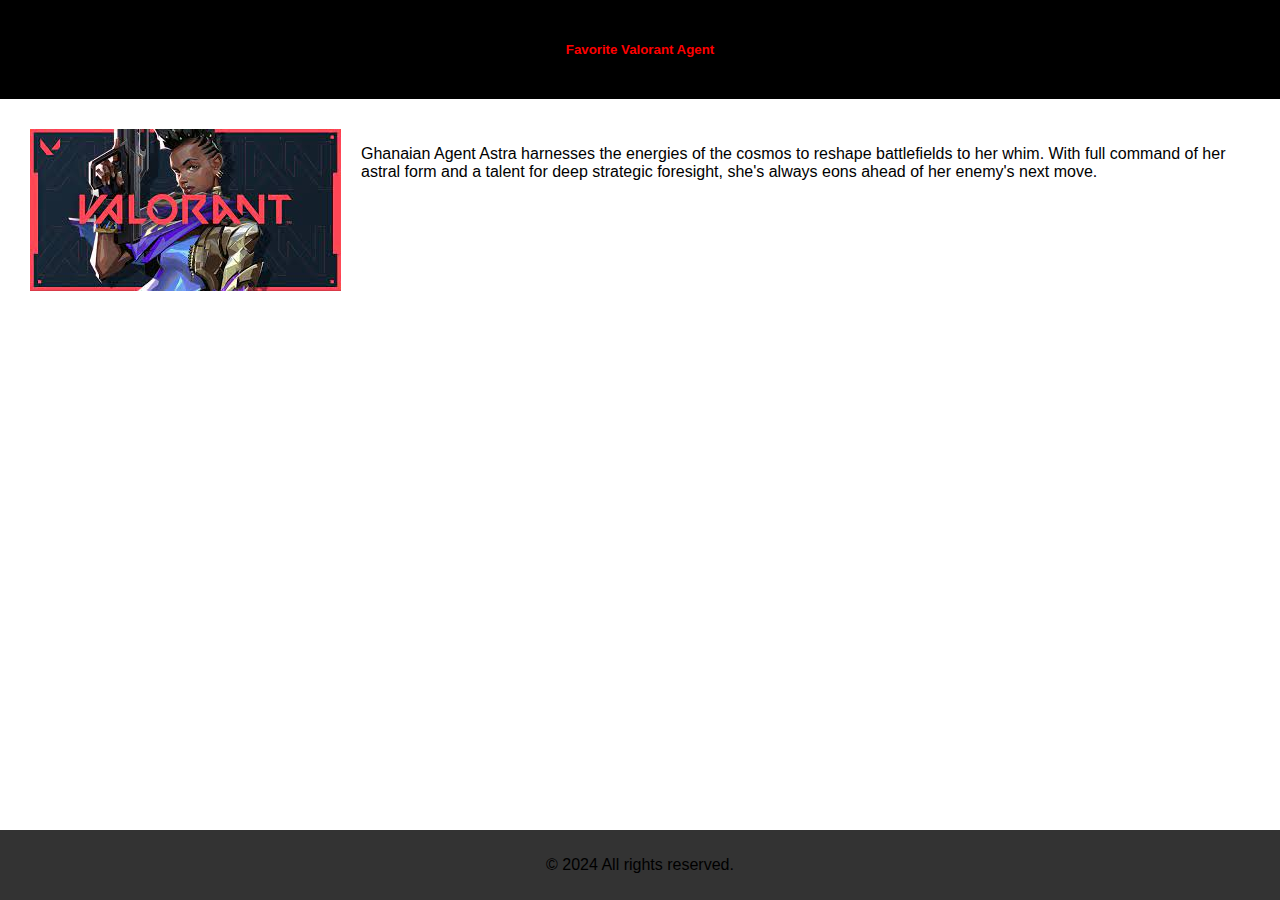
<file: ResponsivePage/index.html>
<!DOCTYPE html>
<html lang="en">

<head>
    <meta charset="UTF-8">
    <meta name="viewport" content="width=device-width, initial-scale=1.0">
    <link rel="stylesheet" href="styles.css">
    <title> Valorant </title>
</head>

<body>
    
    <header>
        <h5>Favorite Valorant Agent</h5>
    </header>

    <div class="container">
       
        <div class="col-4 col-s-4">        
            <img src="astra.jpeg" alt="Astra"></img>
        </div>
    

        <div class="text-container">
            <div class="row">
                <div class="col-9 col-s-9">                    
                    <p>
                        Ghanaian Agent Astra harnesses the energies of the cosmos to reshape battlefields to her whim.
                        With full command of her astral form and a talent for deep strategic foresight, she's always eons
                        ahead of her enemy's next move.</p>
                </div>
            </div>
        </div>

    </div>

</body>

<footer>
    <p>&copy; 2024 All rights reserved.</p>
</footer>

</html>
</file>
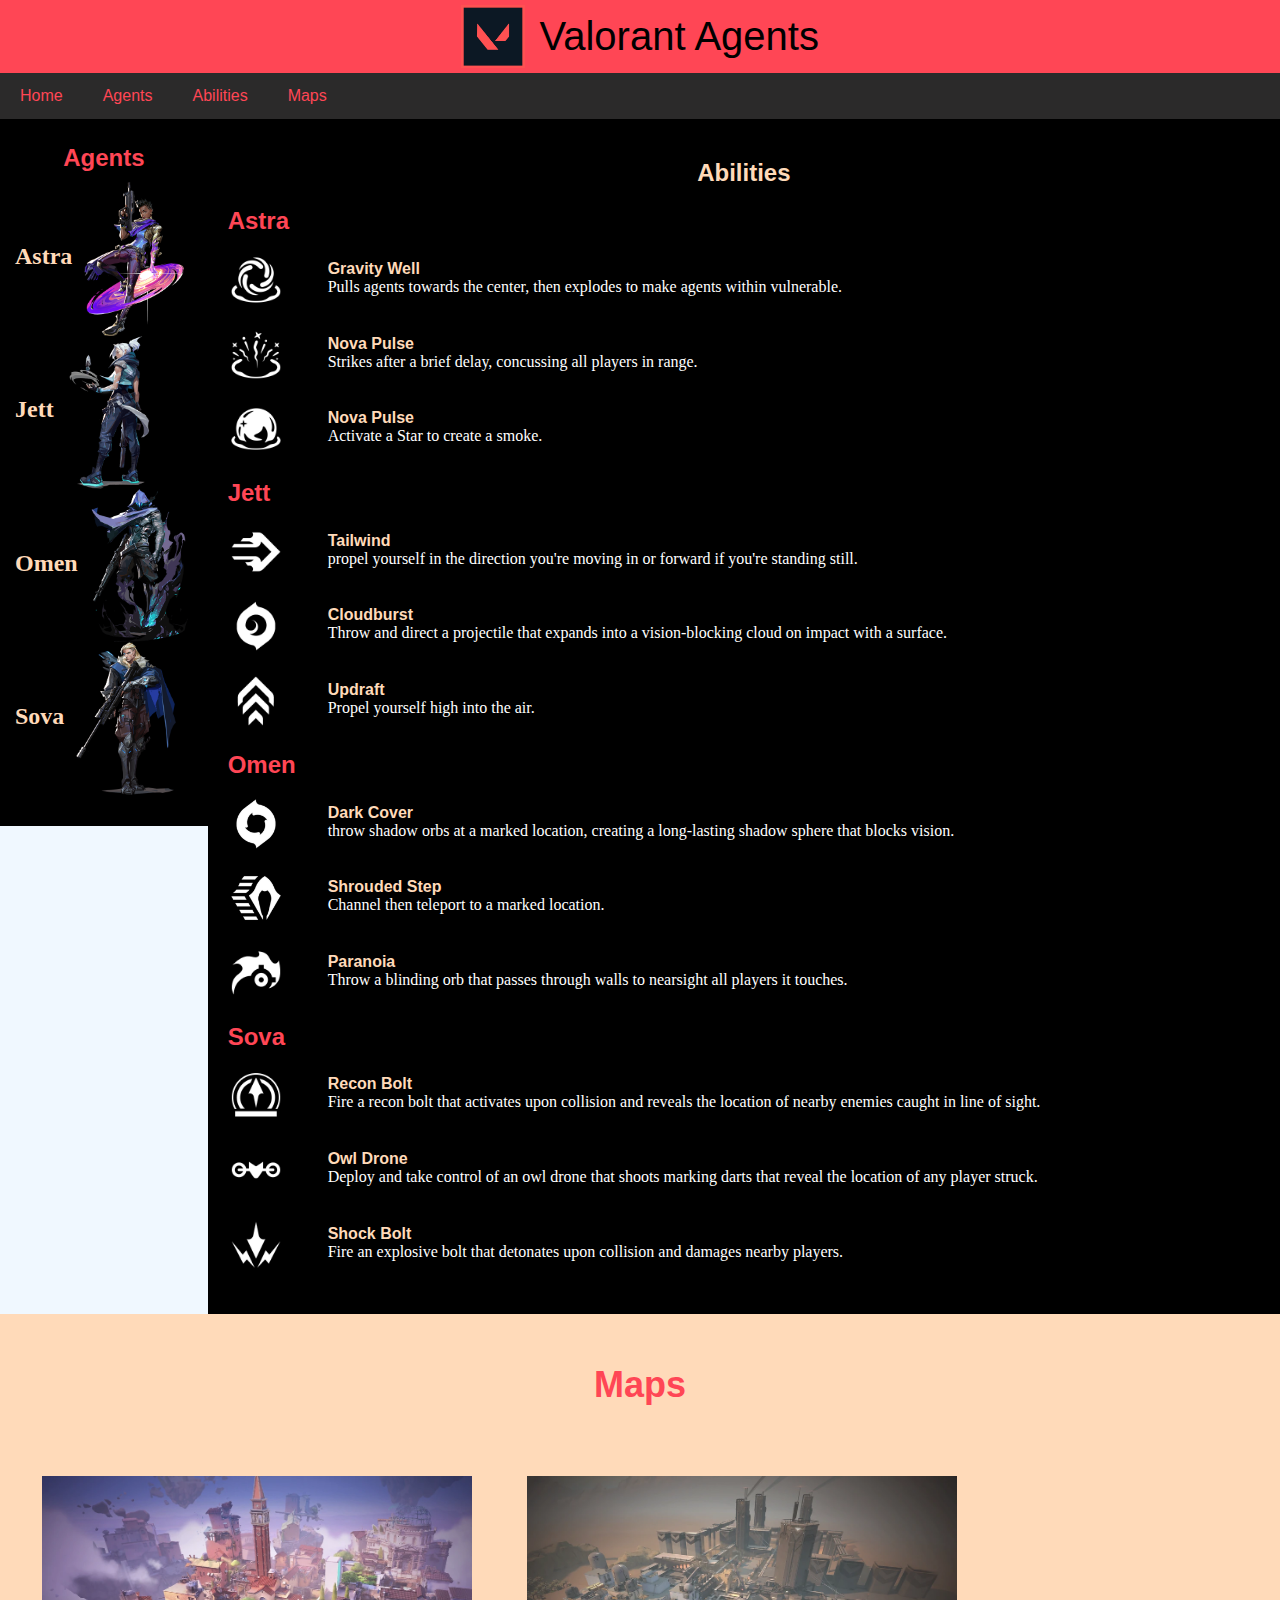
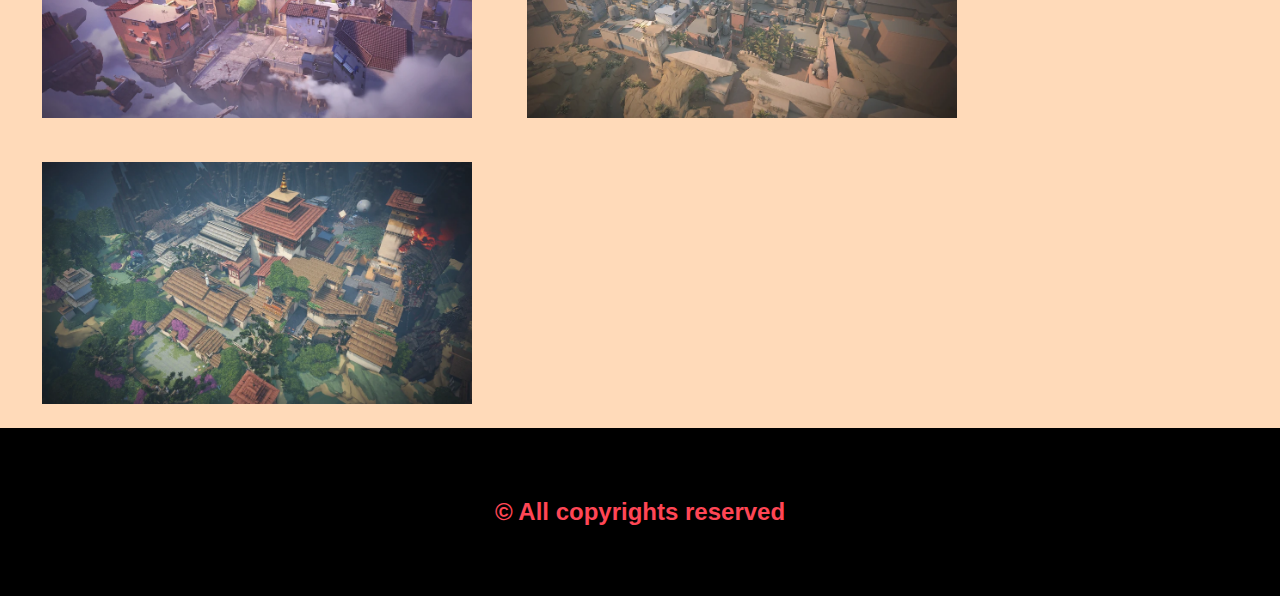
<file: ValorantAgents/index.html>
<!DOCTYPE html>
<html lang="en">

<head>
    <meta charset="UTF-8">
    <meta name="viewport" content="width=device-width, initial-scale=1.0">
    <link rel="stylesheet" href="style.css">
    <title>Valorant</title>
</head>

<body>
    <header>
        <img src="Valorant Logo.jpg" alt="Valorant Logo" width="5%"></img>
        <span>Valorant Agents</span>
    </header>
    <nav>
        <a href="#">Home</a>
        <a href="#">Agents</a>
        <a href="#">Abilities</a>
        <a href="#">Maps</a>
    </nav>

    <div class="row">
        <!--Agents-->
        <div class="side">
            <h4>Agents</h4>
            <ul>
                <li>
                    <div class="agent-item">
                        <h6>Astra</h6>
                        <img src="Astra.png" alt="Astra">
                    </div>
                </li>
                <li>
                    <div class="agent-item">
                        <h6>Jett</h6>
                        <img src="Jett.png" alt="Jett">
                    </div>
                </li>
                <li>
                    <div class="agent-item">
                        <h6>Omen</h6>
                        <img src="Omen.png" alt="Omen">
                    </div>
                </li>
                <li>
                    <div class="agent-item">
                        <h6>Sova</h6>
                        <img src="Sova.png" alt="Sova">
                    </div>
                </li>
            </ul>
        </div>
        <!--Abilities-->
        <div class="main">
            <h2>Abilities</h2>
            <!--Astra-->
            <ul>
                <h2>Astra</h2>
                <li>
                    <div class="agent-ability">
                        <div class="image-container">
                            <img src="GravityWell.webp" alt="Gravity Well">
                        </div>
                        <div class="text-content">
                            <h4>Gravity Well</h4>
                            <p>Pulls agents towards the center, 
                                then explodes to make agents within vulnerable.
                            </p>
                        </div>
                    </div>
                </li>
                <li>
                    <div class="agent-ability">
                        <div class="image-container">
                            <img src="NovaPulse.webp" alt="Gravity Well">
                        </div>
                        <div class="text-content">
                            <h4>Nova Pulse</h4>
                            <p>Strikes after a brief delay, concussing all players in range.
                            </p>
                        </div>
                    </div>
                </li>
                <li>
                    <div class="agent-ability">
                        <div class="image-container">
                            <img src="Nebula.webp" alt="Gravity Well">
                        </div>
                        <div class="text-content">
                            <h4>Nova Pulse</h4>
                            <p>Activate a Star to create a smoke.
                            </p>
                        </div>
                    </div>
                </li>
            </ul>
            <!--Jett-->
            <ul>
                <h2>Jett</h2>
                <li>
                    <div class="agent-ability">
                        <div class="image-container">
                            <img src="Tailwind.webp" alt="Gravity Well">
                        </div>
                        <div class="text-content">
                            <h4>Tailwind</h4>
                            <p> propel yourself in the direction you're moving in or forward 
                                if you're standing still.
                            </p>
                        </div>
                    </div>
                </li>
                <li>
                    <div class="agent-ability">
                        <div class="image-container">
                            <img src="Cloudburst.webp" alt="Gravity Well">
                        </div>
                        <div class="text-content">
                            <h4>Cloudburst</h4>
                            <p>Throw and direct a projectile that expands into a vision-blocking 
                                cloud on impact with a surface.
                            </p>
                        </div>
                    </div>
                </li>
                <li>
                    <div class="agent-ability">
                        <div class="image-container">
                            <img src="Updraft.webp" alt="Gravity Well">
                        </div>
                        <div class="text-content">
                            <h4>Updraft</h4>
                            <p>Propel yourself high into the air.
                            </p>
                        </div>
                    </div>
                </li>
                
            </ul>
            <!--Omen-->
            <ul>
                <h2>Omen</h2>
                <li>
                    <div class="agent-ability">
                        <div class="image-container">
                            <img src="DarkCover.webp" alt="Gravity Well">
                        </div>
                        <div class="text-content">
                            <h4>Dark Cover</h4>
                            <p> throw shadow orbs at a marked location,
                                 creating a long-lasting shadow sphere that blocks vision.
                            </p>
                        </div>
                    </div>
                </li>
                <li>
                    <div class="agent-ability">
                        <div class="image-container">
                            <img src="ShroudedStep.webp" alt="Gravity Well">
                        </div>
                        <div class="text-content">
                            <h4>Shrouded Step</h4>
                            <p>Channel then teleport to a marked location.
                            </p>
                        </div>
                    </div>
                </li>
                <li>
                    <div class="agent-ability">
                        <div class="image-container">
                            <img src="Paranoia.webp" alt="Gravity Well">
                        </div>
                        <div class="text-content">
                            <h4>Paranoia</h4>
                            <p>Throw a blinding orb that passes through walls to nearsight all players it touches.
                            </p>
                        </div>
                    </div>
                </li>                
            </ul>
            <!--Sova-->
            <ul>
                <h2>Sova</h2>
                <li>
                    <div class="agent-ability">
                        <div class="image-container">
                            <img src="ReconBolt.webp" alt="Gravity Well">
                        </div>
                        <div class="text-content">
                            <h4>Recon Bolt</h4>
                            <p> Fire a recon bolt that activates upon collision 
                                and reveals the location of nearby enemies caught in line of sight.
                            </p>
                        </div>
                    </div>
                </li>
                <li>
                    <div class="agent-ability">
                        <div class="image-container">
                            <img src="OwlDrone.webp" alt="Gravity Well">
                        </div>
                        <div class="text-content">
                            <h4>Owl Drone</h4>
                            <p>Deploy and take control of an owl drone 
                                that shoots marking darts that reveal the location of any player struck.
                            </p>
                        </div>
                    </div>
                </li>
                <li>
                    <div class="agent-ability">
                        <div class="image-container">
                            <img src="ShockBolt.webp" alt="Gravity Well">
                        </div>
                        <div class="text-content">
                            <h4>Shock Bolt</h4>
                            <p>Fire an explosive bolt that detonates upon collision and damages nearby players.
                            </p>
                        </div>
                    </div>
                </li>                
            </ul>
        </div>    
    </div>

    
    <div class="flex-container">
        <div class="header">
            <h2>Maps</h2>
        </div>
        <div>
            <img src="Ascent.webp" alt="Ascent">
            <p class="img_title">Ascent</p>
        </div>
        <div>
            <img src="Bind.webp" alt="Ascent">
            <p class="img_title">Bind</p>
        </div>
        <div>
            <img src="Haven.webp" alt="Ascent">
            <p class="img_title">Haven</p>
        </div>
    </div>

    <!-- Footer -->
    <div class="footer">
        <h2>&copy; All copyrights reserved</h2>
    </div>



</body>

</html>
</file>
<file: ResponsivePage/styles.css>
* {
            box-sizing: border-box;
        }
        
        body {
            margin: 0;
            font-family: Arial, sans-serif;
        }

        .container {
            display: flex;
            flex-wrap: wrap;
            justify-content: space-around;
            padding: 20px;
        }

        header{
            background-color: #000000;
            padding: 20px;
            color: rgb(255, 0, 0);
            text-align: center;
        }       

         img {
            max-width: 100%; 
            height: auto; 
        }  
        
        .text-container{
            flex: 1;          

        }
        
        .col-9{
            padding: 10px;
        }
        .col-4{
            padding: 10px;
        }
        
        p{
            color: black;
            word-wrap: break-word; /* Allow long words to break and wrap onto the next line */
            overflow: hidden; /* Hide content that exceeds the height of the container */
            text-overflow: ellipsis; /* Display an ellipsis (...) when text is truncated */
        }
        
        
        footer {
            background-color: #333;
            color: #fff;
            text-align: center;
            padding: 10px;
            position: fixed;
            bottom: 0;
            width: 100%;
        }
        /* Media query for screens with a maximum width of 600px */
        @media screen and (max-width: 600px) {
        
           [class*="col-"]{
            width: 100%;
           }
            
        }
        @media screen and (max-width: 425px) {
        
            [class*="col-"]{
             width: 100%;
            }
             
         }
</file>
<file: ValorantAgents/style.css>
*{
    box-sizing: border-box;
}
body{
    font-family: Arial, Helvetica, sans-serif;
    margin: 0;
    background-color: aliceblue;
    height: 100%;
}

html{
    height: 100%;
    margin: 0;
}

header{
    margin:0px;
    padding: 05px;
    background-color: #ff4655;
    color: black;
    font-family: sans-serif;
    font-size: 250%;
    display: flex;
    align-items: center;
    justify-content: center;
}
img{
    margin-right: 15px;
}

nav{
    display: flex;
    background-color: #2b2a2a;
}
nav a{
    padding: 14px 20px;
    color: #ff4655;
    text-align: center;
    text-decoration: none;
}
nav a:hover{
    background-color: #ff4655;
    color: white;
}

.row {
    display: flex;
    align-items: flex-start;
    flex-wrap: wrap;
}
.side{
    background-color: black; /* Set the background color for the entire .side */
    padding: 15px;
    flex: 1;
    min-height: 100%;
    width: 100%;
    margin-bottom: 0;
}
.side h4{
    margin:0;
    padding: 10px;
    font-size: 150%;
    font-family: 'Lucida Sans', 'Lucida Sans Regular', 'Lucida Grande', 'Lucida Sans Unicode', Geneva, Verdana, sans-serif;
    text-align: center;
    color: #ff4655;
}
.side ul{    
    margin-top: 0%;
    list-style-type: none;
    padding: 0;
}
.side ul li{
    list-style-type: none;
    display: flex;
    align-items: center;
}
.side ul li .agent-item {
    display: flex;
    flex-direction: row; 
    align-items: center;
    color: peachpuff;
}
.side ul li h6{
    margin:0;
    margin-bottom: 5px;
    font-size: 150%;
    font-family: Cambria, Cochin, Georgia, Times, 'Times New Roman', serif;
}
.side ul li img{
    max-width: 100px;
    height: auto;   
    margin-left: 7%;
} 

.main{
    flex: 70%;
    padding: 20px;
    background-color: black;
    font: 1;
}
.main h2{
    text-align: center;
    color: peachpuff;
}
.main ul{
    margin-top: 0%;
    list-style-type: none;
    padding: 0;
}
.main ul h2{
    text-align: left;
    color: #ff4655;
}
.main ul li{
    list-style-type: none;
    display: flex;
    align-items: center;
    color: white;
    margin-bottom: 2%;
}
.main ul li .agent-ability{
    display: flex;
    align-items: flex-start;
    /* flex-direction: column; */
}
.main ul li h4{
    text-align: left;
    margin: 0;
    margin-top: 5px;
    color: peachpuff;
}
.main ul li .image-container {
    margin-right: 50px; /* Add margin-right for spacing between img and text */
}
.main ul li p{
    margin:0;
    margin-bottom: 5px;
    font-size: 100%;
    font-family: Cambria, Cochin, Georgia, Times, 'Times New Roman', serif;
}
.main ul li img{
    max-width: 50px;
    height: auto;   
    margin-left: 7%;
    margin-right: 7%;
}
.main ul li .text-content {
    display: flex;
    flex-direction: column;
}

.flex-container{
    display: flex;
    flex-wrap: wrap;
    flex-direction: row;
    background-color: peachpuff;
}
.flex-container > .header {
    width: 100%;
    font-size: 24px;
    margin: 0px;
    order: -1;
    text-align: center;
    color: #ff4655;
}
.flex-container > div{
    margin: 0px;
    padding: 20px;
    position: relative;
}
.flex-container > div > img{
    max-width: 430px;
    height: auto;
    margin-left: 5%;    
}
.flex-container > div:hover img {
    -webkit-filter: blur(4px);
    filter: blur(4px);
}
.img_title {
    position: absolute;
    top: 50%;
    left: 50%;
    transform: translate(-50%, -50%);
    opacity: 0;
    transition: opacity 0.3s ease;
    font-family: fantasy;
    font-size: 20px;
    color: #ff4655;
}
.flex-container > div:hover .img_title {
    opacity: 1;
}

.footer {
    background: black;
    padding: 50px;
    color: #ff4655;
    text-align: center;
}


@media screen and (max-width: 425px ) {
    .row, nav, .flex-container, .side{
        flex-direction: column;
    }
}
</file>
